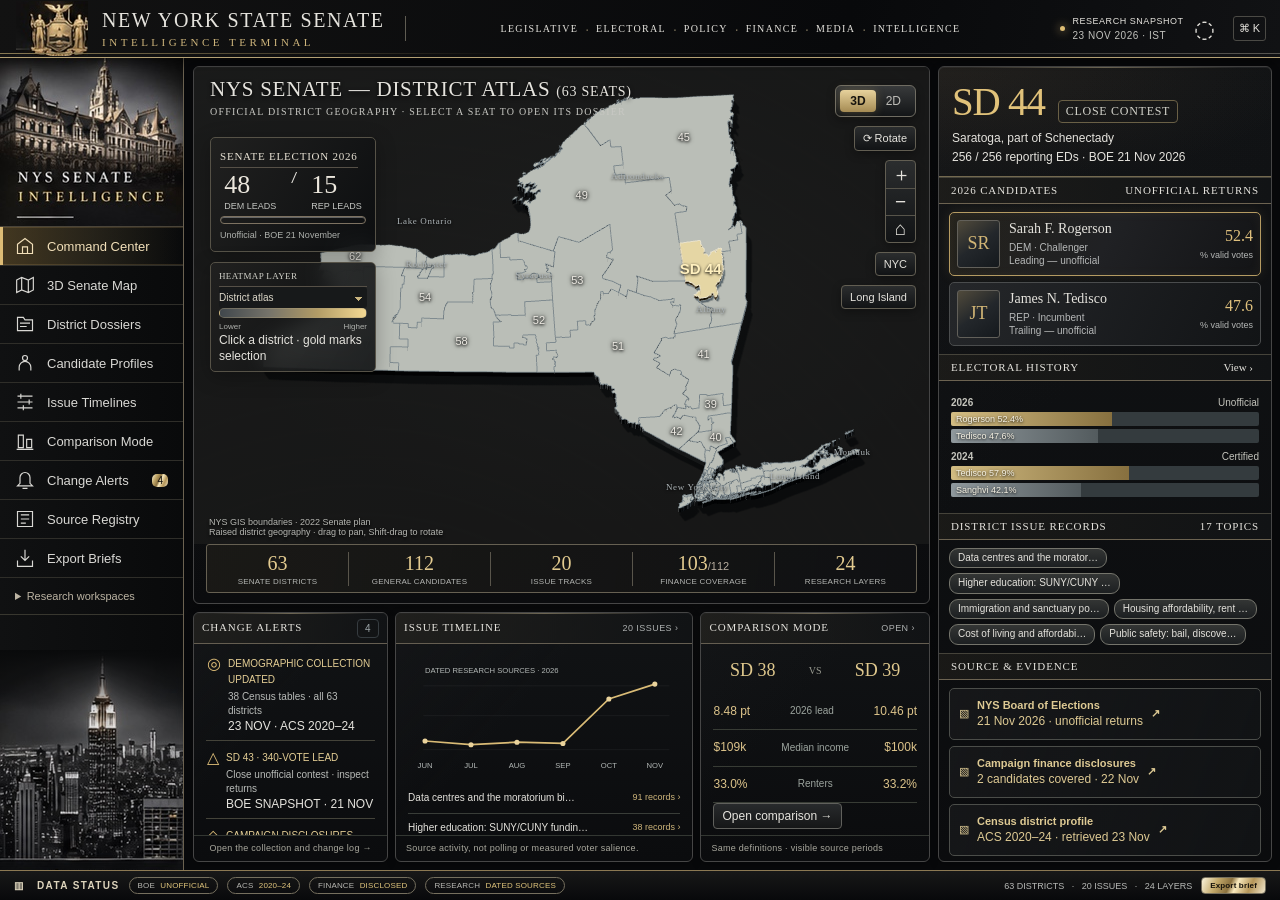
<file: ny-senate-atlas-review/index.html>
<!doctype html>
<html lang="en"><head><meta charset="utf-8"><meta name="viewport" content="width=device-width,initial-scale=1"><meta name="theme-color" content="#0a0b0d"><meta name="description" content="The Sixty-Three. New York Senate political intelligence: official district geography, election returns, campaign finance, policy evidence and people."><title>The Sixty-Three | New York Senate Intelligence</title><link rel="icon" href="data:image/svg+xml,%3Csvg xmlns='http://www.w3.org/2000/svg' viewBox='0 0 64 64'%3E%3Crect width='64' height='64' rx='12' fill='%230b0c0e'/%3E%3Ctext x='32' y='44' text-anchor='middle' fill='%23d6ba77' font-size='32' font-family='serif'%3E63%3C/text%3E%3C/svg%3E"><link rel="stylesheet" href="./app.css?v=5"><script defer src="./vendor/jspdf.umd.min.js"></script><script defer src="./vendor/fflate.min.js"></script><script defer src="./data-00.js?v=5"></script><script defer src="./data-01.js?v=5"></script><script defer src="./data-02.js?v=5"></script><script defer src="./data-03.js?v=5"></script><script defer src="./data-04.js?v=5"></script><script defer src="./data-05.js?v=5"></script><script defer src="./data-06.js?v=5"></script><script defer src="./data-07.js?v=5"></script><script defer src="./data-08.js?v=5"></script><script defer src="./data.js?v=5"></script><script type="module" src="./app.js?v=5"></script></head>
<body><a class="skip-link" href="#workspace">Skip to workspace</a>
<header class="topbar"><div class="masthead"><div class="crest" aria-hidden="true"></div><div><h1>NEW YORK STATE SENATE</h1><span>INTELLIGENCE TERMINAL</span></div></div><nav class="topnav" aria-label="Research workspaces"><button data-nav="legislature">LEGISLATIVE</button><i>·</i><button data-nav="elections">ELECTORAL</button><i>·</i><button data-nav="issues">POLICY</button><i>·</i><button data-nav="money">FINANCE</button><i>·</i><button data-nav="media">MEDIA</button><i>·</i><button data-nav="layers">INTELLIGENCE</button></nav><div class="top-status"><span class="source-light"></span><span>RESEARCH SNAPSHOT<small>23 NOV 2026 · IST</small></span><button id="motionToggle" title="Toggle interface motion" aria-label="Toggle interface motion">◌</button><button class="key-button" id="searchToggle" aria-label="Open command search">⌘ K</button></div></header>
<div class="command-search" id="commandSearch" hidden><label for="commandInput">FIND A DISTRICT, CANDIDATE OR ISSUE</label><input id="commandInput" placeholder="Try ‘SD 28’, ‘housing’ or ‘compare 38 39’" autocomplete="off"><button id="commandClose" aria-label="Close search">×</button><div id="commandSuggestions"></div></div>
<div class="terminal-shell"><aside class="sidebar"><div class="albany-art" aria-label="New York State Capitol"></div><nav id="mainNav" aria-label="Main navigation"></nav><details class="research-nav"><summary>Research workspaces</summary><div id="moreNav"></div></details><div class="skyline-art" aria-label="New York City skyline"></div><div class="sidebar-signature">THE SIXTY-THREE<small>Independent political research</small></div></aside><main id="workspace" tabindex="-1"><div class="startup"><span class="metallic">THE SIXTY-THREE</span><p>Opening the New York intelligence desk</p></div></main></div>
<footer class="statusbar"><b>▥ &nbsp; DATA STATUS</b><button data-nav="sources">BOE <strong>UNOFFICIAL</strong></button><button data-nav="people">ACS <strong>2020–24</strong></button><button data-nav="money">FINANCE <strong>DISCLOSED</strong></button><button data-nav="sources">RESEARCH <strong>DATED SOURCES</strong></button><span class="footer-right">63 DISTRICTS &nbsp; · &nbsp; 20 ISSUES &nbsp; · &nbsp; 24 LAYERS</span><button data-nav="exports" class="footer-export">Export brief</button></footer><div id="toast" role="status" aria-live="polite"></div><noscript><p>Enable JavaScript to use this interactive research workspace.</p></noscript></body></html>
</file>
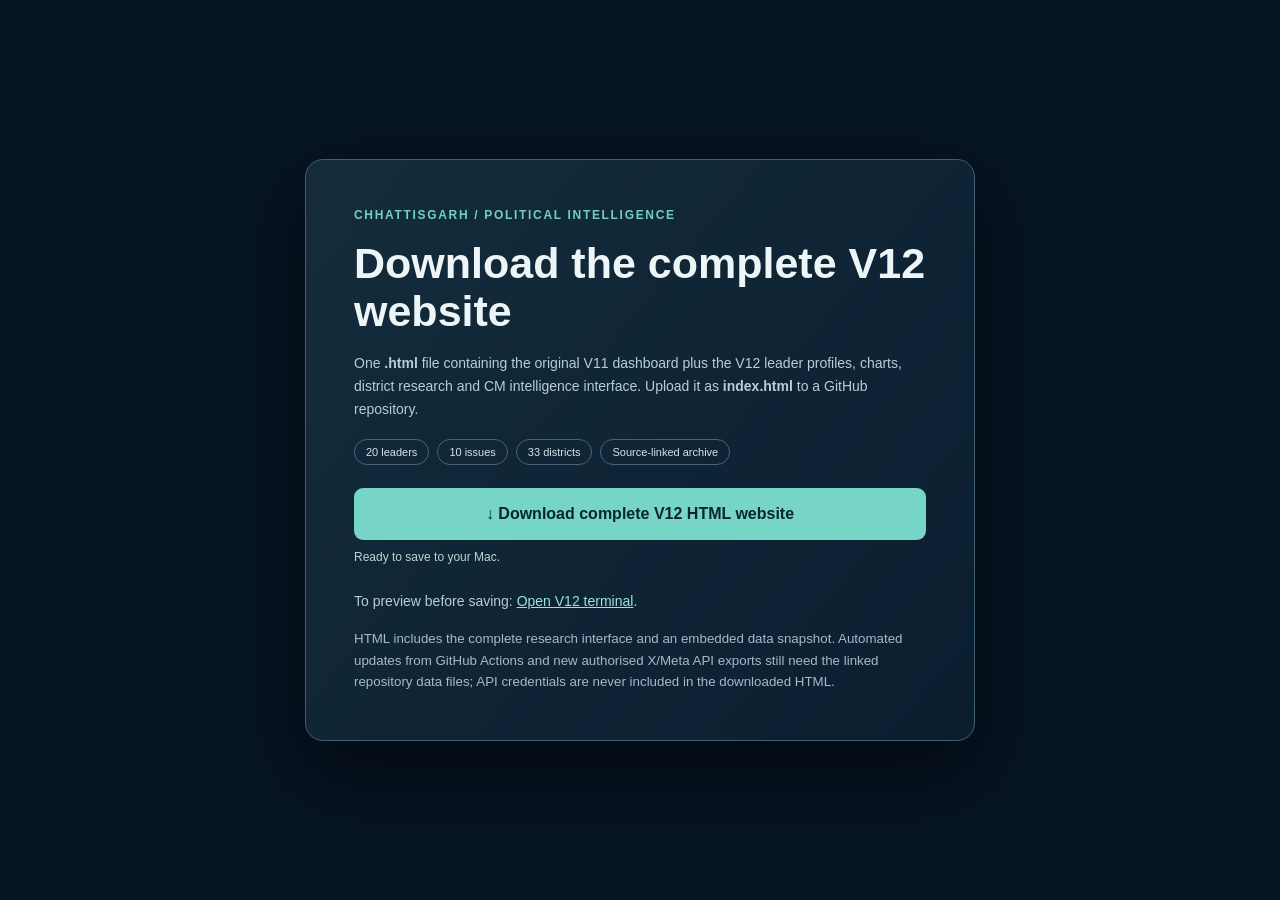
<file: preview/v12/download.html>
<!DOCTYPE html><html lang="en"><head><meta charset="utf-8"><meta name="viewport" content="width=device-width,initial-scale=1"><meta name="color-scheme" content="dark"><title>Download Chhattisgarh Political Intelligence V12</title><style>*{box-sizing:border-box}body{margin:0;background:#071423;color:#edf5f6;font-family:Inter,-apple-system,BlinkMacSystemFont,"Segoe UI",sans-serif;min-height:100vh;display:grid;place-items:center;padding:22px}.panel{width:min(670px,100%);background:linear-gradient(130deg,#142c3c,#0a1e30);border:1px solid #3e6071;border-radius:18px;padding:clamp(24px,6vw,48px);box-shadow:0 30px 80px #0008}.upper{color:#73cfc2;letter-spacing:.14em;text-transform:uppercase;font-size:12px;font-weight:700}h1{font-size:clamp(28px,5vw,43px);line-height:1.12;margin:17px 0}p{color:#b6ced7;line-height:1.65;font-size:14px}.meta{display:flex;flex-wrap:wrap;gap:8px;margin:18px 0}.meta span{border:1px solid #45647a;border-radius:18px;padding:6px 11px;color:#d4e3e9;font-size:11px}button{display:block;width:100%;margin:23px 0 10px;background:#76d5c6;color:#09262b;font-weight:800;border:0;border-radius:9px;padding:17px;font-size:16px;cursor:pointer}button:hover{background:#9be9df}button:disabled{opacity:.5;cursor:wait}a{color:#9fe2da}#status{min-height:26px;font-size:12px;color:#b6d7d0}small{display:block;line-height:1.6;color:#a7b9c8;margin-top:15px}</style></head><body><main class="panel"><div class="upper">Chhattisgarh / Political Intelligence</div><h1>Download the complete V12 website</h1><p>One <b>.html</b> file containing the original V11 dashboard plus the V12 leader profiles, charts, district research and CM intelligence interface. Upload it as <b>index.html</b> to a GitHub repository.</p><div class="meta"><span>20 leaders</span><span>10 issues</span><span>33 districts</span><span>Source-linked archive</span></div><button type="button" id="download">↓ Download complete V12 HTML website</button><div id="status" role="status" aria-live="polite">Ready to save to your Mac.</div><p>To preview before saving: <a href="./index.html" target="_blank" rel="noopener">Open V12 terminal</a>.</p><small>HTML includes the complete research interface and an embedded data snapshot. Automated updates from GitHub Actions and new authorised X/Meta API exports still need the linked repository data files; API credentials are never included in the downloaded HTML.</small></main><script>document.getElementById("download").addEventListener("click",async()=>{const b=document.getElementById("download"),s=document.getElementById("status");b.disabled=true;s.textContent="Fetching the V12 website...";try{const r=await fetch("./index.html",{cache:"no-store"});if(!r.ok)throw new Error("HTTP "+r.status);const text=await r.text();if(!text.includes('id="v12MainScript"')||!text.includes('id="archiveData"'))throw new Error("Incomplete V12 response");const blob=new Blob([text],{type:"text/html;charset=utf-8"});const url=URL.createObjectURL(blob);const a=document.createElement("a");a.href=url;a.download="Chhattisgarh_Political_Intelligence_V12.html";document.body.appendChild(a);a.click();a.remove();setTimeout(()=>URL.revokeObjectURL(url),20000);s.textContent="Download initiated. Check your Mac Downloads folder, then upload the HTML as index.html to GitHub.";}catch(error){s.textContent="The download failed. Open this page on the repository's published GitHub Pages site, then try again. ("+error.message+")";}finally{b.disabled=false;}});</script></body></html>
</file>
<file: ny-senate-atlas-review/app.css>
:root{color-scheme:dark;--bg:#090a0b;--panel:#111214;--panel2:#191a1c;--ink:#e5e3dd;--muted:#a3a5a6;--gold:#d9bb76;--gold2:#9c7c3b;--line:#464646;--soft:#282b2e;--chrome:linear-gradient(115deg,#faf4dc 0%,#c4aa6b 24%,#8b713f 44%,#f8e9bd 54%,#b49558 75%,#efe4c9 100%);--serif:Georgia,'Times New Roman',serif;--sans:Arial,Helvetica,sans-serif;--radius:6px}*{box-sizing:border-box}html,body{margin:0;min-height:100%;background:var(--bg);color:var(--ink);font-family:var(--sans);font-size:14px}body{overflow:hidden}button,input,select{font:inherit}button,a,input,select,summary{-webkit-tap-highlight-color:transparent}button,a{touch-action:manipulation}button{color:inherit;background:transparent;border:0;cursor:pointer}a{color:#deca94;text-decoration:none}a:hover{text-decoration:underline}button:focus-visible,a:focus-visible,input:focus-visible,select:focus-visible,summary:focus-visible{outline:2px solid #e7c778;outline-offset:3px}button:disabled{opacity:.4;cursor:default}button:hover{color:#fff4ce}h1,h2,h3,h4,p{margin:0}h1,h2,h3,h4{font-family:var(--serif);font-weight:400}small{font-size:12px}button,.panel,.candidate-card,.research-card{transition:background .25s,border-color .25s,box-shadow .25s,transform .25s}button.primary,.selected-pill{background:var(--chrome);color:#171512;font-weight:700;box-shadow:inset 0 1px #fff4,0 2px 12px #d8b56718;border:1px solid #d4b578;border-radius:4px}button.primary:hover{filter:brightness(1.14)}button.primary{padding:9px 15px}button.outline{border:1px solid #60605c;background:linear-gradient(#282a2c,#151617);border-radius:4px;padding:8px 12px}button.small{padding:5px 8px;font-size:12px}.tag{display:inline-block;border:1px solid #6a6046;padding:3px 7px;border-radius:4px;color:#e1c580;letter-spacing:.06em;font-size:10px;text-transform:uppercase;white-space:nowrap}.tag.silver{border-color:#62666b;color:#cfd2d4}.tag.dark{color:#9da6a9;border-color:#363c40}.gold{color:var(--gold)}.muted{color:var(--muted)}.eyebrow{font-size:11px;letter-spacing:.15em;text-transform:uppercase;color:var(--gold)}.metallic{background:var(--chrome);-webkit-background-clip:text;background-clip:text;color:transparent;background-size:200% 100%;animation:chromeFlow 10s linear infinite}@keyframes chromeFlow{50%{background-position:100% 0}}.topbar{height:58px;display:flex;align-items:center;gap:20px;padding:0 14px 0 16px;border-bottom:1px solid #b4a174;background:linear-gradient(100deg,#121212,#08090b 66%,#111214);box-shadow:0 3px 13px #0008;position:relative;z-index:30}.topbar:after{content:'';position:absolute;bottom:3px;left:0;right:0;height:1px;background:linear-gradient(90deg,#887952,transparent 40%,#e4ddca55)}.masthead{display:flex;align-items:center;min-width:365px;gap:14px}.crest{height:55px;width:72px;background:url('./assets/reference-command-center.svg') -27px -1px/1536px 864px no-repeat;flex-shrink:0}.masthead h1{font-size:20px;letter-spacing:.08em;line-height:1.1}.masthead span{font-family:var(--serif);letter-spacing:.32em;color:#ceb57c;font-size:11px;display:block;margin-top:5px}.topnav{display:flex;gap:7px;align-items:center;flex:1;justify-content:center;border-left:1px solid #5f5c52;padding-left:15px}.topnav button{font:10px var(--serif);letter-spacing:.13em;padding:7px 0}.topnav i{color:#776e58;font-style:normal}.top-status{display:flex;gap:7px;align-items:center;font-size:9px;letter-spacing:.06em;white-space:nowrap}.top-status small{display:block;color:#c2c2bd;font-size:10px;margin-top:4px}.source-light{height:5px;width:5px;display:block;background:#ddbd74;border-radius:50%;box-shadow:0 0 10px #d4b36d}.key-button{font-size:11px;border:1px solid #4b4a45;padding:5px;margin-left:8px;border-radius:3px}.top-status #motionToggle{font-size:24px;padding:0 3px}.terminal-shell{display:grid;grid-template-columns:184px minmax(0,1fr);height:calc(100dvh - 88px)}.sidebar{border-right:1px solid #6b6251;background:linear-gradient(90deg,#101112,#090a0b);display:flex;flex-direction:column;overflow:auto;position:relative;scrollbar-width:thin;scrollbar-color:#5c5038 transparent}.albany-art{height:169px;min-height:169px;background:url('./assets/reference-command-center.svg') 0 -59px/1536px 864px no-repeat;border-bottom:1px solid #4a4439}.sidebar nav{display:flex;flex-direction:column}.nav-item{width:100%;min-height:39px;display:flex;align-items:center;gap:12px;padding:9px 15px;text-align:left;border-bottom:1px solid #2f2e29;color:#d9d8d4;font-size:13px;position:relative;isolation:isolate}.nav-item svg{height:20px;width:20px;fill:none;stroke:currentColor;stroke-width:1.4;flex-shrink:0}.nav-item.active{background:linear-gradient(90deg,#5d4b28aa,#3c352388,transparent);box-shadow:inset 3px 0 #ddbc76,inset 0 1px #bd9c5e33,inset 0 -1px #bd9c5e33;color:#f1dfb9}.nav-item:hover{background:linear-gradient(90deg,#b6975930,transparent)}.nav-item .nav-count{margin-left:auto;border-radius:5px;font-size:10px;background:var(--chrome);color:#16130e;padding:1px 5px}.research-nav{border-bottom:1px solid #38372f}.research-nav summary{padding:12px 15px;font-size:11px;color:#bcb4a3;cursor:pointer}.research-nav .nav-item{font-size:12px;min-height:36px}.skyline-art{min-height:145px;flex:1;background:linear-gradient(#07080900,#07080900),url('./assets/reference-command-center.svg') 0 bottom/1536px 864px no-repeat;opacity:.9}.sidebar-signature{display:none;line-height:1.8;font-size:11px;padding:14px;color:#d4bb85}.sidebar-signature small{display:block;color:#98998e;font-size:10px}#workspace{min-width:0;padding:8px 8px 8px 9px;overflow:auto;background:radial-gradient(ellipse at 38% 48%,#24211a25,transparent 60%),#08090b;scrollbar-width:thin;scrollbar-color:#70603b #101113}.command-grid{display:grid;grid-template-columns:minmax(480px,1fr) 334px;grid-template-rows:minmax(410px,1fr) 250px;gap:8px;height:100%;min-height:720px}.panel{border:1px solid var(--line);border-radius:var(--radius);background:linear-gradient(132deg,#1a1b1d55,transparent 40%),linear-gradient(#111315,#0b0c0e);box-shadow:inset 0 1px 0 #fff1,0 3px 9px #0004;overflow:hidden;position:relative}.panel:before{content:'';position:absolute;top:0;left:10%;right:10%;height:1px;background:linear-gradient(90deg,transparent,#e5d2a366,transparent);pointer-events:none}.panel-heading{height:34px;border-bottom:1px solid #655e51;background:linear-gradient(90deg,#24231fbb,#111315bb);display:flex;align-items:center;justify-content:space-between;padding:0 12px;gap:10px}.panel-heading h2,.panel-heading h3{font-size:13px;letter-spacing:.08em;text-transform:uppercase;line-height:1.2}.panel-heading .meta{color:#adb0b0;font-size:9px;text-transform:uppercase;letter-spacing:.05em}.panel-foot{border-top:1px solid #333732;font-size:9px;line-height:1.5;color:#aaa99e;padding:6px 10px;letter-spacing:.03em}.atlas-panel{grid-area:1/1/2/2;display:flex;flex-direction:column}.atlas-title{position:absolute;top:10px;left:16px;z-index:5;pointer-events:none}.atlas-title h2{font-size:21px;letter-spacing:.035em;text-transform:uppercase;text-shadow:0 2px 4px #000}.atlas-title h2 span{font-size:14px}.atlas-title p{margin-top:4px;font-family:var(--serif);font-size:10px;letter-spacing:.12em;color:#c8c8c3}.map-stage{position:relative;flex:1;min-height:320px;overflow:hidden;background:radial-gradient(ellipse at 57% 48%,#292c2f55,transparent 65%),linear-gradient(144deg,#15191b22,#08090c)}.map-stage:before{content:'';position:absolute;inset:0;opacity:.18;background:repeating-radial-gradient(ellipse at 20% 120%,transparent 0,transparent 17px,#766a5019 19px,transparent 21px);transform:rotate(-12deg) scale(1.4);pointer-events:none}.map-webgl,.map-svg,.map-labels{position:absolute;inset:0;width:100%;height:100%}.map-webgl{z-index:1}.map-svg{z-index:0;padding:38px 22px 6px;filter:drop-shadow(0 14px 12px #000)}.map-svg svg{width:100%;height:100%;overflow:visible}.map-labels{z-index:2;pointer-events:none}.map-label{position:absolute;transform:translate(-50%,-50%);text-shadow:0 1px 3px #000,0 0 5px #000;font-size:11px;color:#ece9e2;line-height:1;pointer-events:auto;background:none;padding:2px;min-width:12px}.map-label.selected{color:#fff3cd;font-size:15px;font-weight:bold;text-shadow:0 1px 3px #000}.place-label{position:absolute;pointer-events:none;transform:translate(-50%,-50%);font:10px var(--serif);letter-spacing:.08em;color:#b7b6b1;text-shadow:0 1px 3px #000}.map-shape{cursor:pointer;transition:fill .35s;outline:none}.map-shape:hover{stroke:#fff1c2;stroke-width:2}.map-shape.selected{filter:drop-shadow(0 0 8px #f4cf7760);stroke:#ffe0a0;stroke-width:2}.map-hud{position:absolute;z-index:4;left:16px;top:70px;width:166px;pointer-events:auto}.glass-card{border:1px solid #565247;border-radius:5px;background:linear-gradient(120deg,#222221d9,#0b0d0fe0);box-shadow:0 5px 20px #0004;backdrop-filter:blur(10px)}.seat-control{padding:9px 9px 8px}.small-title{font:11px var(--serif);letter-spacing:.07em;text-transform:uppercase;color:#e8e2d4;border-bottom:1px solid #565047;padding-bottom:5px}.seat-numbers{display:flex;justify-content:space-around;padding:7px 0 5px;gap:7px}.seat-numbers strong{font:26px var(--serif);color:#ece7dd}.seat-numbers small{font-size:9px;display:block;text-transform:uppercase;color:#c4c6c2;margin-top:1px}.control-bar{height:8px;display:flex;border-radius:4px;overflow:hidden;box-shadow:inset 0 1px #fff5;border:1px solid #7d7261}.control-bar span:first-child{background:var(--chrome)}.control-bar span:last-child{background:linear-gradient(#cdd0d2,#72787d)}.seat-control p{font-size:9px;color:#aeb1ad;line-height:1.55;margin-top:5px}.seat-control .tag{font-size:8px;padding:1px 4px;margin-left:3px}.heat-control{padding:8px;margin-top:10px}.heat-control label{font-size:9px;letter-spacing:.04em;display:block;color:#d0d0c8;text-transform:uppercase}.heat-control select{font-size:10px;width:100%;color:#ddd8c9;background:#17191a;border:0;padding:5px 15px 5px 0;cursor:pointer;appearance:none;background-image:linear-gradient(45deg,transparent 50%,#cab57f 50%),linear-gradient(135deg,#cab57f 50%,transparent 50%);background-position:calc(100% - 8px) 10px,calc(100% - 4px) 10px;background-size:4px 4px;background-repeat:no-repeat}.heat-ramp{height:10px;border-radius:5px;background:linear-gradient(90deg,#40474c,#75736a,#b29c66,#f4d993);border:1px solid #ac9d7860}.heat-labels{display:flex;justify-content:space-between;font-size:8px;margin-top:4px;color:#afb1ad}.map-tools{position:absolute;z-index:5;right:13px;top:18px;display:flex;flex-direction:column;align-items:flex-end;gap:9px}.mode-segment{display:flex;background:linear-gradient(#383a3b,#131517);padding:4px;border:1px solid #6f6c62;border-radius:6px;box-shadow:0 3px 9px #0005}.mode-segment button{font-size:12px;padding:4px 10px;border-radius:4px;color:#bebdb8}.mode-segment button.active{background:var(--chrome);box-shadow:0 0 10px #d9b86444;color:#131313;font-weight:bold}.map-tools>button,.zoom-tools{border:1px solid #625e52;border-radius:4px;background:linear-gradient(#2b2d2e,#111315);box-shadow:0 3px 10px #0005}.map-tools>button{padding:5px 8px;min-width:30px;font-size:11px}.zoom-tools{display:flex;flex-direction:column}.zoom-tools button{width:29px;height:27px;font-size:19px}.zoom-tools button+button{border-top:1px solid #57544a}.map-caption{position:absolute;left:15px;bottom:7px;z-index:5;color:#b5b6b1;font-size:9px;text-shadow:0 2px 3px #000;max-width:70%}.map-tip{position:absolute;bottom:35px;left:50%;transform:translateX(-50%);background:#0a0c0fef;border:1px solid #ae9252;border-radius:4px;padding:8px 13px;z-index:7;pointer-events:none;white-space:nowrap;font-size:12px;box-shadow:0 4px 15px #0005}.state-strip{height:49px;margin:0 12px 10px;display:flex;align-items:center;border:1px solid #666052;border-radius:3px;background:linear-gradient(100deg,#24221c99,#111214cc);position:relative;z-index:4}.state-strip>button{flex:1;text-align:center;padding:0 7px;border-right:1px solid #59554b;height:34px}.state-strip>button:last-child{border:0}.state-strip strong{display:block;font:20px var(--serif);color:#e3cb90}.state-strip small{display:block;font-size:8px;letter-spacing:.03em;text-transform:uppercase;margin-top:2px;color:#b4b6b3}.dossier-panel{grid-area:1/2/3/3;display:flex;flex-direction:column}.dossier-scroll{overflow:auto;flex:1;scrollbar-width:thin;scrollbar-color:#76633f transparent}.dossier-title{padding:12px 13px;border-bottom:1px solid #73694f;background:radial-gradient(ellipse at 0 0,#8c704b20,transparent 80%)}.district-heading{display:flex;align-items:baseline;gap:13px}.district-heading h2{font:39px var(--serif);color:#e1c27a;letter-spacing:-.03em;white-space:nowrap}.district-heading span{font:12px var(--serif);text-transform:uppercase;color:#d2d2ca}.dossier-title>p{font-size:12px;line-height:1.55;margin-top:5px}.dossier-title>p.description{font-family:var(--serif);font-style:italic;color:#b8b9b5;font-size:13px}.dossier-section-title{height:27px;display:flex;align-items:center;justify-content:space-between;padding:0 12px;border-top:1px solid #45433a;border-bottom:1px solid #6c6351;background:linear-gradient(90deg,#25231d88,#111315);font:11px var(--serif);letter-spacing:.08em;text-transform:uppercase}.candidate-list{padding:8px 10px;display:grid;gap:6px}.candidate-card{display:flex;align-items:center;text-align:left;gap:9px;padding:7px;border:1px solid #4a4c4d;border-radius:5px;background:linear-gradient(115deg,#25272a,#121416);min-height:61px;width:100%}.candidate-card.leading{border-color:#b59b62;box-shadow:0 0 13px #e3c1791c,inset 0 0 11px #bda26112;background:linear-gradient(115deg,#54482c44,#202124,#131416)}.avatar{width:43px;height:48px;border-radius:3px;display:flex;align-items:center;justify-content:center;flex-shrink:0;background:linear-gradient(145deg,#504a3b,#23272b 50%,#15191d);border:1px solid #62605a;color:#d1b575;font:18px var(--serif);overflow:hidden}.avatar img{width:100%;height:100%;object-fit:contain;object-position:center;background:#22262a}.candidate-info{flex:1;min-width:0}.candidate-info strong{font:14px var(--serif);display:block}.candidate-info small{display:block;color:#b6b8b8;font-size:10px;margin-top:4px;line-height:1.3}.candidate-info .tag{font:8px var(--sans);margin-left:4px;padding:2px 4px;vertical-align:2px}.candidate-votes{text-align:right;color:#dfc07d;font:16px var(--serif)}.candidate-votes small{display:block;font:9px var(--sans);margin-top:5px;color:#b5b7b6}.history-lines{padding:8px 12px}.history-line{display:grid;grid-template-columns:36px 1fr 46px;gap:8px;align-items:center;font-size:10px;margin:7px 0}.history-line>span:last-child{color:#e7d094;text-align:right}.result-track{height:9px;background:#44494c;border:1px solid #85827a;display:flex;overflow:hidden}.result-track b{background:var(--chrome);height:100%;display:block}.history-label{display:flex;justify-content:space-between;font-size:10px;margin-bottom:3px;color:#c4c4bc}.issue-chips{padding:8px 10px;display:flex;flex-wrap:wrap;gap:5px}.issue-chip{border:1px solid #74746b;background:linear-gradient(#333534,#1c1f21);border-radius:9px;font-size:10px;padding:3px 8px;line-height:1.25}.issue-chip.active{background:var(--chrome);color:#181713;border-color:#dfc481}.source-stack{padding:8px 10px;display:grid;gap:6px}.source-row{border:1px solid #4b4d49;border-radius:5px;padding:9px;display:flex;align-items:center;gap:8px;font-size:11px;line-height:1.4;background:linear-gradient(110deg,#24252766,#111315)}.source-row>svg{height:23px;width:23px;flex-shrink:0}.source-row .tag{margin-left:auto;font-size:8px}.dossier-actions{display:flex;gap:6px;padding:8px 10px;border-top:1px solid #544f42;background:linear-gradient(#24211c,#121417);flex-wrap:wrap}.dossier-actions button{flex:1;font-size:11px;white-space:nowrap}.bottom-grid{grid-area:2/1/3/2;display:grid;grid-template-columns:.85fr 1.3fr 1fr;gap:7px;min-width:0}.bottom-grid .panel{display:flex;flex-direction:column;min-width:0}.bottom-grid .panel-heading{padding:0 8px;height:31px;min-height:31px}.bottom-grid .panel-heading h3{font-size:11px}.panel-body{padding:9px;min-width:0;overflow:auto;flex:1}.event-item{border-bottom:1px solid #444339;padding:7px 1px;display:flex;gap:7px;cursor:pointer}.event-item:first-child{padding-top:0}.event-item:last-child{border:0}.event-icon{color:#ddbd78;font-size:16px;line-height:1.2}.event-item b{font-size:10px;color:#e3cd94;text-transform:uppercase;font-weight:500}.event-item p{font-size:10px;line-height:1.35;color:#b8bbb8;margin-top:4px}.event-item:hover{background:#c6a9680b}.chart-svg{width:100%;height:130px;display:block}.chart-svg text{fill:#b3b8b6;font:9px var(--sans)}.chart-svg .chartline{fill:none;stroke:var(--gold);stroke-width:2}.chart-svg .area{fill:url(#areaGold)}.chart-svg .gridline{stroke:#92958d25;stroke-width:.7}.mini-table{width:100%;border-collapse:collapse;font-size:9px;line-height:1.45}.mini-table td,.mini-table th{text-align:left;border-bottom:1px solid #42433f;padding:4px 2px;font-weight:400}.mini-table th{color:#c3c5be;font-size:8px;text-transform:uppercase}.mini-table td:last-child{text-align:right;color:#ddc280}.mini-table .bright{color:#e9e4d6}.compare-selects{display:flex;gap:4px;align-items:center;justify-content:space-between;margin-bottom:8px}.compare-selects select{min-width:0;width:45%;font-size:10px;padding:4px}.compare-selects span{font-size:10px;color:#bbbaa9}.comparison-title{font:12px var(--serif);color:#e0c98e;line-height:1.4;margin-bottom:7px}select,input{background:#1b1d20;border:1px solid #62615b;color:#deddd5;border-radius:3px;padding:8px 10px;min-width:0}select{appearance:none;padding-right:28px;background-image:linear-gradient(45deg,transparent 50%,#bab8ac 50%),linear-gradient(135deg,#bab8ac 50%,transparent 50%);background-position:calc(100% - 13px) 50%,calc(100% - 9px) 50%;background-size:4px 4px;background-repeat:no-repeat}.statusbar{height:30px;border-top:1px solid #8c7953;background:linear-gradient(#181818,#08090b);display:flex;align-items:center;gap:9px;padding:0 14px;font-size:9px;white-space:nowrap;position:relative;z-index:20}.statusbar>b{font-size:10px;letter-spacing:.14em;color:#ddd4bc}.statusbar>button{border:1px solid #756f5e;border-radius:12px;padding:3px 8px;font-size:8px;letter-spacing:.02em;color:#b8b8b3}.statusbar>button strong{font-weight:400;color:#e1c67d;margin-left:3px}.footer-right{margin-left:auto;color:#b7b9b6;font-size:9px}.footer-export{color:#17130b!important;background:var(--chrome);font-weight:700!important;border-radius:4px!important}.command-search{position:absolute;z-index:50;top:58px;left:194px;right:17px;padding:15px 20px;background:linear-gradient(120deg,#24231f,#0e1114);border:1px solid #aa9056;box-shadow:0 12px 30px #000b;max-height:70vh;overflow:auto}.command-search label{font-size:11px;letter-spacing:.12em;color:#d2b777;display:block;margin-bottom:10px}.command-search input{width:calc(100% - 45px);font-size:18px;background:#101315;padding:12px}.command-search #commandClose{font-size:26px;width:30px;margin-left:10px}.command-suggestion{display:block;width:100%;text-align:left;padding:10px;border-bottom:1px solid #393a35}.command-suggestion small{color:#999f9d;margin-left:12px}.startup{height:100%;display:flex;flex-direction:column;align-items:center;justify-content:center;gap:15px}.startup span{font:36px var(--serif);letter-spacing:.1em}.startup p{color:#9fa3a5;font-size:13px}.page-heading{display:flex;justify-content:space-between;align-items:center;gap:20px;margin:12px 8px 20px}.page-heading h2{font-size:32px;letter-spacing:.01em;margin-top:7px}.page-heading p{color:#a4a9a8;font-size:13px;line-height:1.6;margin-top:6px;max-width:750px}.page-heading .actions{display:flex;gap:7px;align-items:center;flex-wrap:wrap}.workspace-body{padding:0 8px 18px}.workspace-toolbar{display:flex;align-items:center;gap:8px;flex-wrap:wrap;margin-bottom:16px}.workspace-toolbar input{min-width:240px;flex:1}.context-chip{display:inline-flex;align-items:center;gap:10px;border:1px solid #9c8248;background:linear-gradient(110deg,#6c51272c,#17191c);padding:7px 10px;border-radius:4px;font-size:12px}.context-chip button{font-size:16px}.workspace-split{display:grid;grid-template-columns:minmax(0,1fr) 340px;gap:12px}.workspace-split.wide{grid-template-columns:330px minmax(0,1fr)}.research-card{border:1px solid #434641;border-radius:5px;background:linear-gradient(125deg,#23232366,#0d1012);padding:17px;margin-bottom:10px;position:relative;overflow:hidden}.research-card h3{font-size:19px;line-height:1.35;margin:5px 0 9px}.research-card p{font-size:14px;line-height:1.65;color:#c7cbc6}.research-card .meta-line{font-size:10px;color:#a5aaa3;line-height:1.6;margin-top:11px;display:flex;gap:9px;flex-wrap:wrap}.research-card:hover{border-color:#86734e}.research-card .source-links{display:flex;flex-wrap:wrap;gap:7px;margin-top:12px}.source-links a,.source-links button{font-size:11px;border-bottom:1px solid #8c774755;padding:3px 0}.card-grid{display:grid;grid-template-columns:repeat(3,minmax(0,1fr));gap:12px}.card-grid .research-card{margin:0}.card-grid.two{grid-template-columns:repeat(2,minmax(0,1fr))}.stat-row{display:grid;grid-template-columns:repeat(4,1fr);gap:10px;margin-bottom:16px}.stat-card{padding:16px 15px;border:1px solid #454641;background:linear-gradient(130deg,#2b2c2a77,#111416);border-radius:5px}.stat-card b{font:29px var(--serif);color:#e3c788;display:block}.stat-card span{display:block;color:#aaafa9;font-size:11px;margin-top:7px;line-height:1.45}.section-heading{font:21px var(--serif);color:#dbca9f;margin:20px 0 12px}.data-gap{border:1px dashed #6c6859;padding:14px;line-height:1.6;color:#abaeaa;font-size:13px;border-radius:5px;margin:10px 0;background:#37382f11}.data-note{font-size:12px;line-height:1.65;color:#a7aaa5;margin:12px 0}.tab-strip{display:flex;gap:4px;border-bottom:1px solid #5f5a48;margin-bottom:16px;overflow:auto;padding-bottom:8px}.tab-strip button{padding:8px 12px;border-radius:4px;color:#b7bcb7;font-size:12px;white-space:nowrap;border:1px solid transparent}.tab-strip button.active{color:#f0dfb8;background:linear-gradient(#5b4e3455,#211f1a);border-color:#917b48}.data-table{width:100%;border-collapse:collapse;line-height:1.5;font-size:13px}.data-table th{text-align:left;color:#afae9c;padding:10px;border-bottom:1px solid #82704c;font-size:10px;letter-spacing:.07em;text-transform:uppercase;font-weight:400}.data-table td{padding:11px 10px;border-bottom:1px solid #303632;vertical-align:top}.data-table tr:hover td{background:#bba46f0b}.data-table td.number{text-align:right;font-variant-numeric:tabular-nums;color:#e5ce99}.data-table small{display:block;color:#969f99;font-size:11px;margin-top:3px}.table-scroll{overflow:auto}.district-tile{text-align:left;display:block;width:100%;padding:13px;border:1px solid #4b4f49;border-radius:4px;background:radial-gradient(ellipse at 80% 10%,#c3a36913,transparent 70%),linear-gradient(#24272a,#111315)}.district-tile:hover{border-color:#cfb476;transform:translateY(-2px);box-shadow:0 8px 20px #0005}.district-tile svg{width:100%;height:100px;display:block;margin-bottom:8px;filter:drop-shadow(0 8px 4px #0007)}.district-tile h3{font-size:21px;color:#ddc38b}.district-tile p{font-size:12px;color:#c3c9c5;line-height:1.45;margin-top:6px}.district-tile small{font-size:10px;color:#969e98;display:block;margin-top:7px}.district-grid{display:grid;grid-template-columns:repeat(5,minmax(0,1fr));gap:10px}.dossier-full{display:grid;grid-template-columns:285px minmax(0,1fr);gap:16px}.dossier-map-card{position:sticky;top:0;align-self:start}.district-svg{height:295px;width:100%;display:block;background:radial-gradient(ellipse,#29323855,#111416);border-bottom:1px solid #4e5148}.district-svg path{stroke:#b6ad96;stroke-width:.7;vector-effect:non-scaling-stroke}.district-svg .geo-main{fill:#9c8551;stroke:#f4ddb0;stroke-width:1.6}.district-svg .geo-neighbor{fill:#343c40}.district-svg .geo-ed{fill:none;stroke:#e3c79575;stroke-width:.45}.district-svg text{fill:#e4e2d6;paint-order:stroke;stroke:#171d21;stroke-width:1.6px;font:8px var(--sans)}.metric-bars{display:grid;gap:13px;margin:15px 0}.metric-bar .label{display:flex;justify-content:space-between;font-size:12px;color:#cdd1ca;gap:10px;margin-bottom:6px}.metric-bar .track{height:7px;background:#363d3f;border-radius:3px;overflow:hidden}.metric-bar .track span{display:block;background:var(--chrome);height:100%;border-radius:3px;min-width:2px;animation:growBar 700ms ease both;transform-origin:left}@keyframes growBar{from{transform:scaleX(0)}to{transform:scaleX(1)}}.donor-list{list-style:none;margin:0;padding:0}.donor-list li{display:grid;grid-template-columns:1fr auto;gap:14px;border-bottom:1px solid #3c433c;padding:12px 0;line-height:1.4}.donor-list strong{font-size:13px}.donor-list small{font-size:10px;display:block;color:#a2aaa3;margin-top:3px}.donor-list b{color:#e1c98e;font-weight:500;font-size:13px}.network-wrap{position:relative;border:1px solid #535343;border-radius:5px;overflow:hidden;background:radial-gradient(ellipse at 50% 50%,#302b1e50,#0c1115 70%);min-height:390px}.network-wrap svg{width:100%;height:410px;display:block}.network-wrap .network-edge{fill:none;stroke:#d4b87475;stroke-width:1.6;stroke-dasharray:8 5;animation:flowLine 15s linear infinite}@keyframes flowLine{to{stroke-dashoffset:-130}}.network-wrap .network-node{cursor:pointer}.network-wrap .network-node:hover circle{stroke:#fff2c9;stroke-width:2}.network-wrap text{fill:#dce1d9;font:12px var(--sans);pointer-events:none}.network-wrap .smalltext{fill:#b4bcae;font:10px var(--sans)}.network-caption{position:absolute;bottom:10px;left:15px;font-size:11px;color:#9da89b}.issue-layout{display:grid;grid-template-columns:245px minmax(0,1fr);gap:14px}.issue-list{display:flex;flex-direction:column;gap:5px;max-height:calc(100dvh - 230px);overflow:auto;position:sticky;top:0;align-self:start;scrollbar-width:thin}.issue-list button{display:flex;gap:10px;text-align:left;align-items:center;padding:11px 10px;border:1px solid #414840;background:linear-gradient(120deg,#24292355,#111617);border-radius:4px;font-size:12px;line-height:1.3}.issue-list button.active{border-color:#c8ad69;background:linear-gradient(120deg,#5b4b2c66,#1e221d);color:#f2e3bd}.issue-list button span{font:19px var(--serif);color:#c8b17d;min-width:25px}.issue-list button small{margin-left:auto;font:10px var(--sans);color:#a4aa9f}.issue-map-small{height:300px;position:relative;overflow:hidden}.issue-map-small svg{width:100%;height:100%}.issue-view-head{display:flex;justify-content:space-between;gap:20px;align-items:start}.issue-view-head h3{font:28px var(--serif);color:#e4d4ac}.issue-view-head p{font-size:13px;line-height:1.6;color:#aeb8aa;margin-top:8px}.issue-evidence-grid{display:grid;grid-template-columns:1fr 1fr;gap:10px}.issue-evidence-grid .research-card{margin:0}.evidence-filter{display:flex;gap:7px;flex-wrap:wrap;margin:12px 0}.evidence-filter button{padding:6px 9px;border:1px solid #585d50;border-radius:10px;font-size:11px}.evidence-filter button.active{background:#a48c5350;border-color:#cdb271;color:#f1dba4}.record-timeline{border-left:1px solid #ad95595c;margin-left:7px;padding-left:24px}.record-timeline .research-card:before{content:'';position:absolute;left:-30px;top:20px;width:8px;height:8px;border:1px solid #e2c582;border-radius:50%;background:#ae965c}.reader-content{font-family:var(--serif);font-size:16px;line-height:1.75;color:#d2d6cd;max-width:960px}.reader-content p{margin-bottom:16px}.reader-content h3{font-size:27px;color:#e0cba0;margin:25px 0 12px}.reader-content h4{font-size:20px;margin:18px 0 9px}.reader-content pre{white-space:pre-wrap;overflow-wrap:anywhere;font:14px/1.7 var(--sans);background:#1a211d55;padding:20px;border:1px solid #4d5648;border-radius:5px}.reader-content .data-table{font-family:var(--sans);font-size:13px}.chart-card img{max-width:100%;height:auto;background:#eee7d7;border-radius:3px;display:block}.chart-card .chart-caption{font-size:12px;line-height:1.7;color:#b8c0b2;margin-top:12px}.migration-grid{display:grid;grid-template-columns:repeat(2,minmax(0,1fr));gap:14px}.layer-card{min-height:185px;display:flex;flex-direction:column;align-items:flex-start}.layer-card>button{margin-top:auto}.layer-card .layer-number{font:32px var(--serif);color:#95805c;position:absolute;top:12px;right:15px;opacity:.55}.layer-card h3{max-width:85%}.layer-card p{font-size:12px;line-height:1.5;margin-bottom:15px}.inline-detail{margin-top:13px;padding:15px;border:1px solid #8d784a;background:#41351b20;border-radius:4px}.inline-detail p{font-size:13px;line-height:1.7;margin:8px 0}.profile-row{display:flex;gap:18px;align-items:start}.profile-row .avatar{width:90px;height:112px;font:32px var(--serif)}.empty-search{padding:40px;text-align:center;color:#adb7ac}.badge-row{display:flex;gap:6px;flex-wrap:wrap;margin:10px 0}.note-banner{padding:11px 14px;border:1px solid #787044;background:linear-gradient(90deg,#51422525,transparent);border-radius:4px;font-size:12px;color:#c3c7b8;line-height:1.6;margin-bottom:16px}.fresh-data{color:#a6bca9}.route-enter{animation:routeEntry .45s ease both}@keyframes routeEntry{from{opacity:0;transform:translateY(5px)}to{opacity:1;transform:translateY(0)}}#toast{position:fixed;bottom:45px;left:50%;transform:translate(-50%,12px);z-index:100;background:#171d1bef;border:1px solid #c0a56c;padding:12px 22px;border-radius:5px;box-shadow:0 10px 40px #0008;font-size:13px;opacity:0;transition:.3s;pointer-events:none;max-width:90vw}#toast.visible{opacity:1;transform:translate(-50%,0)}.skip-link{position:fixed;top:-80px;left:10px;z-index:999;padding:10px;background:#ead9ac;color:#111}.skip-link:focus{top:10px}.motion-off *,.motion-off *:before,.motion-off *:after{animation:none!important;transition:none!important;scroll-behavior:auto!important}@media(prefers-reduced-motion:reduce){*{animation:none!important;transition:none!important;scroll-behavior:auto!important}}@media(min-width:1550px){.command-grid{grid-template-columns:minmax(600px,1fr) 370px;grid-template-rows:minmax(440px,1fr) 265px}.dossier-title>p{font-size:13px}.candidate-info strong{font-size:15px}.nav-item{font-size:14px;min-height:41px}.bottom-grid .panel-heading h3{font-size:12px}.mini-table{font-size:11px}.event-item b{font-size:11px}.event-item p{font-size:11px}.candidate-card{min-height:69px}.history-line{font-size:12px}.dossier-section-title{height:31px;font-size:12px}.source-row{padding:11px;font-size:12px}.issue-chip{font-size:11px}}@media(max-width:1260px){.topnav{gap:4px}.topnav button{font-size:8px;letter-spacing:.04em}.masthead{min-width:330px}.masthead h1{font-size:17px}.topbar{gap:10px}.terminal-shell{grid-template-columns:166px 1fr}.albany-art{background-size:1394px 784px;background-position:0 -54px;height:153px;min-height:153px}.skyline-art{background-size:1394px 784px}.nav-item{padding:8px 10px;gap:9px;font-size:12px}.command-grid{grid-template-columns:minmax(420px,1fr) 300px;grid-template-rows:minmax(410px,1fr) 250px}.atlas-title h2{font-size:18px}.atlas-title h2 span{font-size:11px}.map-hud{width:145px;left:12px}.dossier-title{padding:10px}.district-heading h2{font-size:35px}.candidate-info strong{font-size:12px}.candidate-info small{font-size:9px}.bottom-grid{grid-template-columns:.85fr 1.2fr 1fr}.bottom-grid .panel-heading h3{font-size:10px}.district-grid{grid-template-columns:repeat(4,minmax(0,1fr))}.top-status{font-size:8px}.footer-right{font-size:8px}.statusbar{gap:6px;padding:0 8px}.workspace-split{grid-template-columns:minmax(0,1fr) 290px}}@media(max-width:1050px){.topnav{display:none}.top-status{margin-left:auto}.terminal-shell{grid-template-columns:150px 1fr}.command-grid{grid-template-columns:minmax(0,1fr) 295px;min-height:940px;grid-template-rows:610px 320px}.bottom-grid{grid-template-columns:1fr 1.3fr}.bottom-grid .compare-mini{display:none}.atlas-title h2{font-size:16px}.atlas-title p{font-size:8px}.map-hud{top:64px;width:135px}.state-strip strong{font-size:16px}.state-strip small{font-size:7px}.dossier-panel{grid-area:1/2/3/3}.albany-art{background-size:1252px 704px;background-position:0 -48px;height:138px;min-height:138px}.skyline-art{background-size:1252px 704px}.nav-item{font-size:11px}.workspace-split,.workspace-split.wide{grid-template-columns:1fr}.dossier-full{grid-template-columns:240px minmax(0,1fr)}.card-grid{grid-template-columns:repeat(2,minmax(0,1fr))}.footer-right{display:none}.issue-layout{grid-template-columns:205px minmax(0,1fr)}.issue-evidence-grid{grid-template-columns:1fr}.command-search{left:159px}}@media(max-width:780px){.masthead{min-width:0}.masthead h1{font-size:14px}.masthead span{font-size:9px;letter-spacing:.18em}.crest{width:50px;height:42px;background-size:1174px 660px;background-position:-21px 0}.topbar{height:55px;padding:0 8px}.top-status>span:not(.source-light){display:none}.terminal-shell{height:calc(100dvh - 82px);grid-template-columns:57px 1fr}.sidebar .albany-art,.skyline-art,.sidebar-signature{display:none}.sidebar nav{padding-top:12px}.nav-item{justify-content:center;padding:12px 6px}.nav-item .nav-label,.nav-item .nav-count{display:none}.nav-item{border-bottom:1px solid #292c27}.research-nav summary{font-size:0;padding:15px 8px;text-align:center}.research-nav summary:after{content:'•••';font-size:14px}.research-nav .nav-item{font-size:0}.command-grid{display:flex;flex-direction:column;height:auto;min-height:0}.atlas-panel{height:530px;min-height:530px}.dossier-panel{max-height:740px}.bottom-grid{display:grid;grid-template-columns:1fr;min-height:0}.bottom-grid .panel{min-height:240px}.bottom-grid .compare-mini{display:flex}.map-tools{top:51px;right:8px}.map-hud{top:65px;left:9px;width:125px}.atlas-title{top:11px;left:11px}.atlas-title h2{font-size:15px}.map-caption{font-size:8px}.state-strip{margin:0 6px 6px;height:44px}.state-strip>button{padding:0 3px}.state-strip>button:nth-child(5){display:none}.state-strip strong{font-size:17px}.dossier-title>p{font-size:13px}.candidate-info strong{font-size:15px}.candidate-info small{font-size:11px}.source-row{font-size:12px}.dossier-section-title{font-size:12px}.issue-chip{font-size:12px}.history-line{font-size:12px}.page-heading{flex-direction:column;align-items:flex-start;margin:12px 4px 17px;gap:10px}.page-heading h2{font-size:26px}.page-heading p{font-size:12px}.workspace-body{padding:0 4px 15px}.card-grid,.card-grid.two,.migration-grid{grid-template-columns:1fr}.stat-row{grid-template-columns:repeat(2,1fr)}.district-grid{grid-template-columns:repeat(2,minmax(0,1fr))}.dossier-full{grid-template-columns:1fr}.dossier-map-card{position:relative}.district-svg{height:300px}.issue-layout{grid-template-columns:1fr}.issue-list{display:flex;flex-direction:row;position:relative;max-height:150px;overflow:auto}.issue-list button{min-width:170px}.issue-map-small{height:270px}.issue-evidence-grid{grid-template-columns:1fr}.command-search{top:55px;left:60px;right:8px;padding:10px}.command-search input{font-size:14px}.statusbar{height:27px;gap:5px;font-size:8px}.statusbar>button{font-size:7px;padding:2px 5px}.statusbar>button:nth-child(4),.statusbar>button:nth-child(5){display:none}.statusbar>b{font-size:8px}.footer-export{margin-left:auto}.table-scroll{font-size:12px}.workspace-toolbar input{min-width:150px}.profile-row .avatar{width:70px;height:88px}.network-wrap svg{height:330px}.network-wrap{min-height:330px}}
/* Working research views retain the visual frame while making long records readable. */
.issue-map-svg{width:100%;height:100%;display:block}.migration-chart{width:100%;height:auto;min-height:180px}.chart-data{white-space:pre-wrap;overflow-wrap:anywhere;font:12px/1.6 ui-monospace,monospace;max-height:420px;overflow:auto;color:#b9c3ba}.mini-table button{width:100%;display:flex;justify-content:space-between;gap:8px;text-align:left;padding:7px 0;border-bottom:1px solid #393d38}.mini-table button b{font-size:10px;max-width:75%;font-weight:400}.mini-table button span{font-size:9px;white-space:nowrap;color:#cdb47a}.mini-table>div{display:flex;align-items:center;justify-content:space-between;gap:8px;padding:9px 0;border-bottom:1px solid #383c35}.mini-table>div strong{font-size:12px;font-weight:500;color:#ddc48b}.mini-table>div>span{font-size:10px;color:#9ca49e}.workspace-body .research-card p{font-size:14px;line-height:1.65}.workspace-body .research-card .meta-line{font-size:11px;line-height:1.55}.research-card details{margin:12px 0}.research-card summary{cursor:pointer;color:#d6bf89;line-height:1.6}.research-card details p{margin:12px 0}.research-card details>summary{padding:6px 0}.research-card .source-links{display:flex;gap:14px;flex-wrap:wrap;margin-top:12px;font-size:12px}.record-timeline article{margin-bottom:14px}.direct-download{color:#e1c384}.senate-shape{cursor:pointer;transition:fill .25s,stroke .2s}.senate-shape:hover,.senate-shape:focus{fill:#d7bb78;stroke:#fff2c8;stroke-width:2}.map-tip{pointer-events:none;max-width:240px}.map-tip span{display:block;margin-top:5px;font-size:10px}.mode-segment button.active{color:#17140e;background:linear-gradient(#e7d29c,#a58b53)}.map-webgl[hidden],.map-labels[hidden]{display:none}.chart-card h3{font-size:20px}.donor-list strong{overflow-wrap:anywhere}.stat-card>strong{overflow-wrap:normal}.map-labels .district-map-label{color:#e7d5ab;font:10px Arial;position:absolute;pointer-events:none;text-shadow:0 1px 4px #000}.map-labels .place-map-label{color:#c8ceca;font:9px Arial;position:absolute;pointer-events:none;text-shadow:0 1px 4px #000}.map-labels .selected{color:#fff0bf}.research-card>h3{margin-bottom:10px}.workspace-body label{font-size:12px}.issue-list button span small{font:10px Arial;display:block;color:#929b94;margin-top:6px}.issue-list button{align-items:flex-start;display:flex;gap:10px}.issue-list button b{font-family:Georgia;font-size:16px;color:#cfb576}.issue-view-head>h2{font-size:34px;margin:10px 0 12px}.issue-view-head>p{line-height:1.65;color:#c4c9c2}.chart-card img{background:#fafafa}.source-row>div{min-width:0}.source-row strong,.source-row small{display:block}.candidate-info{min-width:0}.candidate-info strong{overflow-wrap:normal}.network-node[data-open-district]{cursor:pointer}.network-node[data-open-district]:hover text{fill:#fff0bb}.dossier-full>section{min-width:0}.research-card .avatar{flex-shrink:0}.avatar img{display:block;width:100%;height:100%;object-fit:cover;object-position:center 15%}.state-strip button em{font:11px Arial;color:#b9afa0}.reader-content pre{font:14px/1.8 Arial,Helvetica,sans-serif;white-space:pre-wrap;overflow-wrap:anywhere}.topnav button.active{color:#e3c686}.record-timeline time{font:11px Arial;color:#bcaa7e;letter-spacing:.1em}.record-timeline>div{padding:12px 0;border-bottom:1px solid #343b33}.record-timeline>div p{margin-top:7px}.chart-card .chart-caption{color:#bcc4bb}.profile-row .avatar{border:1px solid #887654;border-radius:4px;box-shadow:0 2px 12px #0006}.panel-body{padding:10px 12px}.compare-selects label{min-width:0}.compare-selects select{max-width:100%}.research-card .tag{white-space:normal}.map-stage canvas:focus{outline:1px solid #c7ae71;outline-offset:-2px}@media(min-width:1400px){.command-grid{grid-template-columns:minmax(480px,1fr) 360px}}@media(max-width:780px){.workspace-body .research-card p{font-size:14px}.issue-view-head>h2{font-size:28px}.compare-selects{flex-wrap:wrap}.candidate-card{padding:10px}.map-tip{display:none}}
.history-line{display:block;margin:8px 0}.history-label{display:flex;justify-content:space-between;margin-bottom:4px;font-size:10px}.result-track{height:14px;position:relative;display:block;margin:3px 0;background:#343b3e;border:0;border-radius:2px}.result-track>span{display:block;height:100%;min-width:0}.result-track em{position:absolute;inset:2px 5px auto 5px;display:block;font:9px Arial;color:#f4f0e2;text-shadow:0 1px 3px #000;white-space:nowrap}.event-item{width:100%;text-align:left}.event-item>span:last-child{min-width:0}.comparison-title{display:flex;align-items:center;justify-content:space-around;padding:6px 0}.comparison-title b{font:18px Georgia}.comparison-title>span{font-size:10px;color:#999b91}.skyline-art{position:relative;background:none;min-height:100px;overflow:hidden}.skyline-art:after{content:'';position:absolute;left:0;right:0;bottom:0;height:220px;background:linear-gradient(#090a0b,transparent 28%),url('./assets/reference-command-center.svg') 0 -613px/1536px 864px no-repeat;pointer-events:none}.map-labels button{pointer-events:auto}.workspace-toolbar select{max-width:340px}
.stat-card>span{display:block;color:#a8b1a6;font-size:11px;line-height:1.4;margin-bottom:7px}.stat-card>strong{display:block;font:29px Georgia;color:#e4ca90;margin-bottom:7px;line-height:1.15}.stat-card>small{display:block;font-size:11px;line-height:1.5;color:#b4bbae}.section-heading{display:flex;align-items:center;justify-content:space-between;gap:14px}.section-heading h3{font-size:22px;line-height:1.35}.section-heading button{font:12px Arial;white-space:nowrap;color:#d2bb80}.donor-list>div{display:grid;grid-template-columns:24px minmax(0,1fr) auto;align-items:center;gap:10px;padding:13px 0;border-bottom:1px solid #343a34}.donor-list>div>b{color:#897f60;font:13px Georgia}.donor-list>div>span strong{display:block;font:14px Arial;color:#e0dfd4}.donor-list>div>span small{display:block;color:#929c91;font-size:11px;margin-top:5px}.donor-list>div>em{font:18px Georgia;color:#ddc28a}.metric-bar .track i{display:block;height:100%;background:linear-gradient(90deg,#756443,#d8bb7a);border-radius:3px}.metric-bar .label{display:flex;justify-content:space-between;gap:15px;font-size:13px;margin-bottom:7px}.metric-bar .track{height:8px;border-radius:3px;background:#303934}.metric-bar{margin:18px 0}.metric-bar>small{display:block;margin-top:5px;font-size:10px;color:#9daa9c}.data-gap p{margin-top:10px}.workspace-toolbar input,.workspace-toolbar select,.compare-selects select{padding:9px 12px}.map-label{pointer-events:none}.dossier-panel .source-row{font-size:11px}.research-card{overflow:hidden}.data-table td small{display:block;color:#929b90}.reader-content>pre{background:#101411;padding:16px}.page-heading .actions{flex-shrink:0}
</file>
